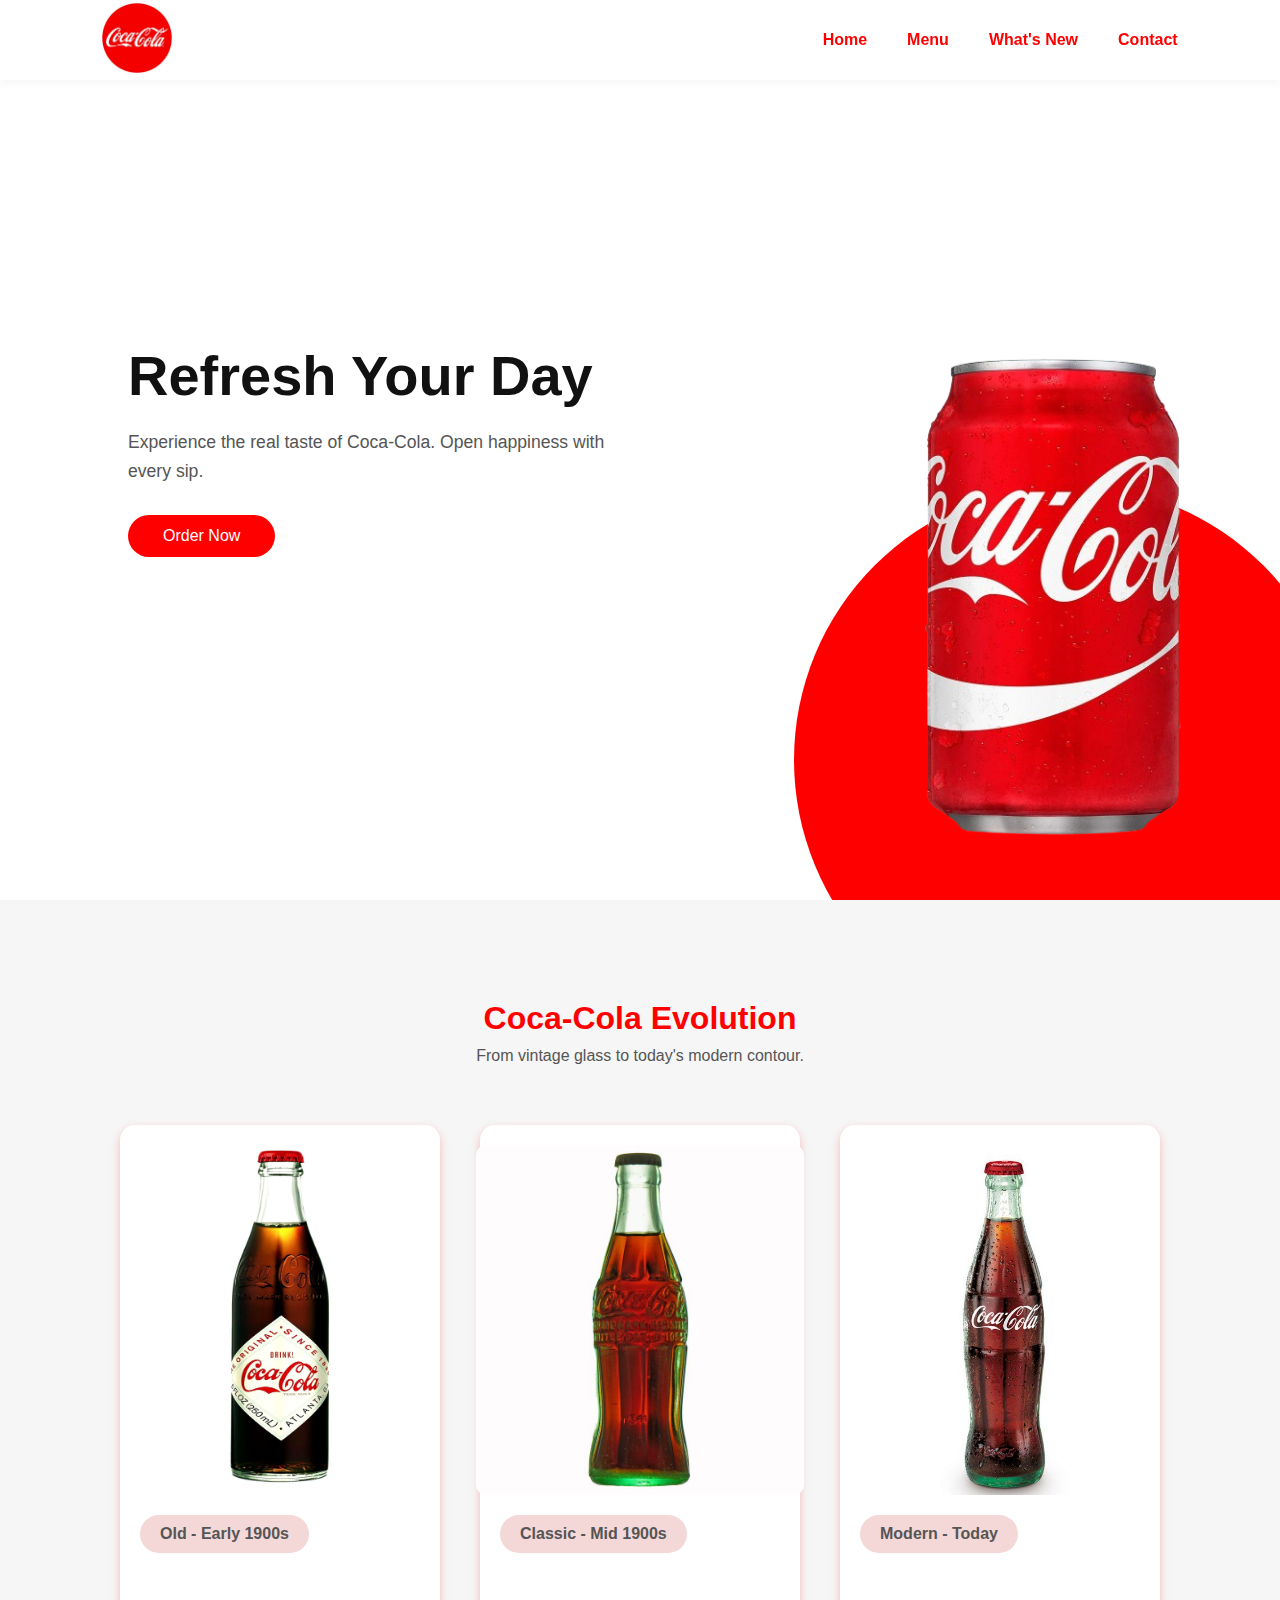
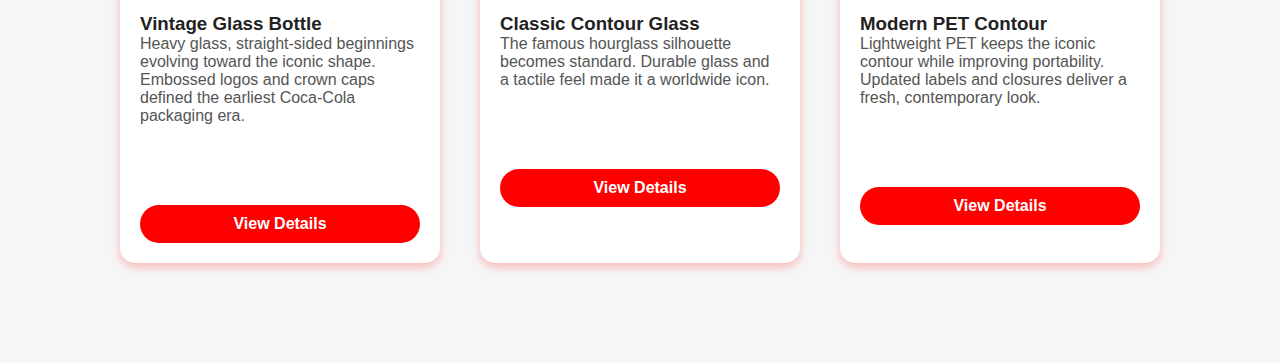
<file: index.html>
<!DOCTYPE html>
<html lang="en">
<head>
  <meta charset="UTF-8">
  <meta name="viewport" content="width=device-width, initial-scale=1.0">
  <title>Coke Hero Page</title>
  <link rel="stylesheet" href="coke.css">
</head>
<body>
  <header>
    <a href="#" class="logo"><img src="picture/coke.jpg" alt="logo.png"></a>
    <ul>
      <li><a href="">Home</a></li>
      <li><a href="">Menu</a></li>
      <li><a href="">What's New</a></li>
      <li><a href="">Contact</a></li>
    </ul>
  </header>

  <section class="hero">
    <div class="circle"></div>

    <div class="content">
      <h1>Refresh Your Day</h1>
      <p>Experience the real taste of Coca-Cola. Open happiness with every sip.</p>
      <button>Order Now</button>
    </div>

    <img src="picture/coke.png" alt="Coke Can" class="coke-can">
  </section>

  <section class="Menu">
    <div class="menu_content">
      <h2>Coca-Cola Evolution</h2>
      <p>From vintage glass to today's modern contour.</p>

      <div class="card_group">

        <div class="card_1">
          <img src="picture/vintage_bottle.jpg" alt="vintage bottle">
          <div class="card_content">
            <p class="card_label"><strong>Old - Early 1900s</strong></p>
            <h3>Vintage Glass Bottle</h3>
            <p>Heavy glass, straight-sided beginnings evolving toward 
              the iconic shape. Embossed logos and crown caps defined the earliest Coca-Cola packaging era.
            </p>
          </div>
          <button class="card_button">View Details</button>
        </div>

        <div class="card_2">
          <img src="picture/classic_bottle.jpg" alt="classic bottle">
          <div class="card_content">
            <p class="card_label"><strong>Classic - Mid 1900s</strong></p>
            <h3>Classic Contour Glass</h3>
            <p>The famous hourglass silhouette becomes standard. Durable glass and a tactile feel made it a worldwide icon.</p>
          </div>
          <button class="card_button">View Details</button>
        </div>

        <div class="card_3">
          <img src="picture/modern_bottle.jpg" alt="modern bottle">
          <div class="card_content">
            <p class="card_label"><strong>Modern - Today</strong></p>
            <h3>Modern PET Contour</h3>
            <p>Lightweight PET keeps the iconic contour while improving portability. Updated labels and closures deliver a fresh, contemporary look.</p>
          </div>
          <button class="card_button">View Details</button>
        </div>

      </div>
    </div>
  </section>

</body>
</html>
</file>
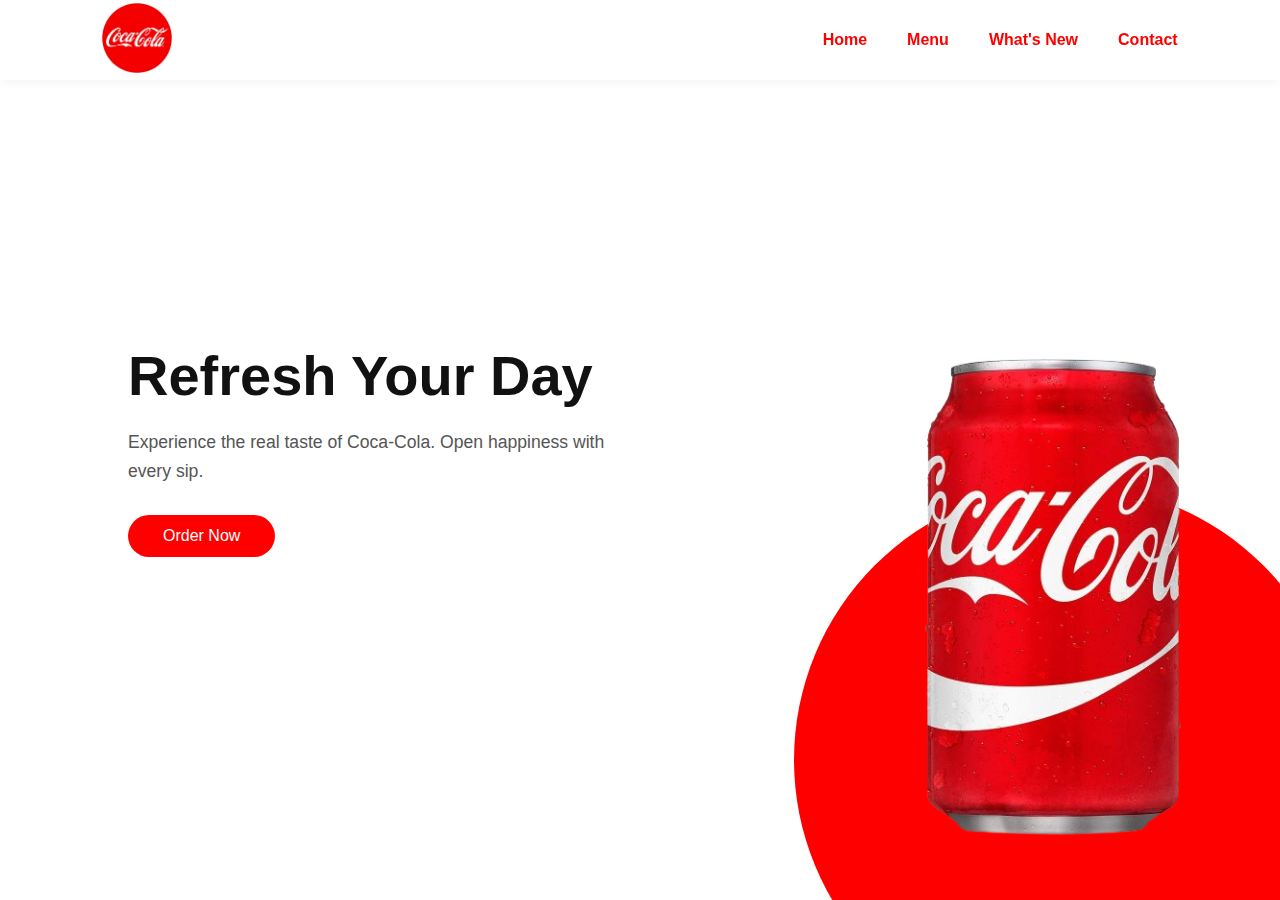
<file: coke.html>
<!DOCTYPE html>
<html lang="en">
<head>
  <meta charset="UTF-8">
  <meta name="viewport" content="width=device-width, initial-scale=1.0">
  <title>Coke Hero Page</title>
  <link rel="stylesheet" href="coke.css">
</head>
<body>
     <header>
            <a href="#" class="logo"><img src="coke.jpg" alt="logo.png"></a>
            <ul>
                <li><a href="">Home</a></li>
                <li><a href="">Menu</a></li>
                <li><a href="">What's New</a></li>
                <li><a href="">Contact</a></li>
            </ul>
        </header>
  <section class="hero">
    <div class="circle"></div>
    
    <div class="content">
      <h1>Refresh Your Day</h1>
      <p>Experience the real taste of Coca-Cola. Open happiness with every sip.</p>
      <button>Order Now</button>
    </div>
    
    <img  src="coke.png" alt="Coke Can" class="coke-can">
  </section>
</body>
</html>
</file>
<file: coke.css>
* {
  margin: 0;
  padding: 0;
  box-sizing: border-box;
}

body {
  font-family: Arial, sans-serif;
  color: #222;
  background: #fff;
  overflow-x: hidden;
}

/* Header */
header {
  position: fixed;
  top: 0;
  left: 0;
  width: 100%;
  height: 80px;
  display: flex;
  justify-content: space-between;
  align-items: center;
  background-color: #fff;
  padding: 0 8%;
  box-shadow: 0 2px 10px rgba(0, 0, 0, 0.05);
  z-index: 100;
}

.logo img {
  height: 70px;
  width: auto;
}

header ul {
  display: flex;
  gap: 40px;
  list-style: none;
}

header ul li a {
  color: #ff0000;
  text-decoration: none;
  font-weight: bold;
  font-size: 1rem;
  transition: 0.3s;
}

header ul li a:hover {
  color: #cc0000;
}

/* Hero Section */
.hero {
  position: relative;
  height: 100vh;
  display: flex;
  align-items: center;
  justify-content: space-between;
  padding: 0 10%;
  flex-wrap: wrap;
  overflow: hidden;
  background: #fff;
}

.circle {
  position: absolute;
  width: 550px;
  height: 550px;
  background: #ff0000;
  border-radius: 50%;
  z-index: 1; 
  right: -5%;
  bottom: -15%;
}

.coke-can {
  position: absolute;
  right: -1%;
  bottom: 7%;
  height: 480px;
  width: auto;
  z-index: 2; 
  
}

@keyframes float {
  0%, 100% { transform: translateY(0); }
  50% { transform: translateY(-15px); }
}

.content {
  position: relative;
  z-index: 3;
  max-width: 500px;
}

.content h1 {
  font-size: 3.5rem;
  color: #111;
}

.content p {
  margin: 20px 0 30px;
  font-size: 1.1rem;
  color: #555;
  line-height: 1.6;
}

button {
  background: #ff0000;
  color: #fff;
  border: none;
  padding: 12px 35px;
  font-size: 1rem;
  cursor: pointer;
  border-radius: 25px;
  transition: 0.3s;
}

button:hover {
  background: #cc0000;
  transform: translateY(-2px);
}

/* Menu Section */
.Menu {
  background-color: #f6f6f6;
  padding: 100px 8%;
  text-align: center;
}

.menu_content h2 {
  color: #ff0000;
  font-size: 2rem;
  margin-bottom: 10px;
}

.menu_content p {
  color: #555;
  margin-bottom: 60px;
}

.card_group {
  display: flex;
  justify-content: center;
  align-items: stretch;
  flex-wrap: wrap;
  gap: 40px;
}

.card_1, .card_2, .card_3 {
  background-color: #fff;
  border-radius: 15px;
  box-shadow: 0 4px 10px rgba(255, 0, 0, 0.25);
  padding: 20px;
  width: 320px;
  transition: 0.3s ease;
  display: flex;
  flex-direction: column;
  align-items: center;
}

.card_1 img, .card_2 img, .card_3 img {
  height: 350px;
  object-fit: cover;
  border-radius: 10px;
}

.card_content {
  text-align: left;
  padding: 20px 0;
}

.card_label {
  color: #ff0000;
  background-color: #f4d8d8;
  padding: 10px 20px;
  border-radius: 50px;
  display: inline-block;
  margin-bottom: 10px;
}

.card_button {
  background: #ff0000;
  color: white;
  border: none;
  padding: 10px 0;
  width: 100%;
  font-weight: bold;
  border-radius: 20px;
  cursor: pointer;
  transition: 0.3s;
}

.card_button:hover {
  background: #cc0000;
}

.card_1:hover, .card_2:hover, .card_3:hover {
  transform: translateY(-10px);
  box-shadow: 0 6px 15px rgba(255, 0, 0, 0.5);
}

/* Responsive */
@media (max-width: 1024px) {
  .hero {
    flex-direction: column;
    text-align: center;
    justify-content: center;
    padding-top: 100px;
  }

  .content {
    max-width: 90%;
  }

  .coke-can {
    position: relative;
    height: 350px;
    margin-top: 40px;
  }

  .circle {
    width: 400px;
    height: 400px;
    right: 0;
    bottom: 0;
  }

  .content h1 {
    font-size: 2.8rem;
  }
}

@media (max-width: 768px) {
  header ul {
    gap: 20px;
  }

  .hero {
    padding: 120px 20px 50px;
  }

  .circle {
    width: 250px;
    height: 250px;
    right: -50px;
    bottom: -50px;
  }

  .coke-can {
    height: 250px;
  }

  .card_group {
    flex-direction: column;
    align-items: center;
  }

  .card_1, .card_2, .card_3 {
    width: 90%;
  }
}
</file>
